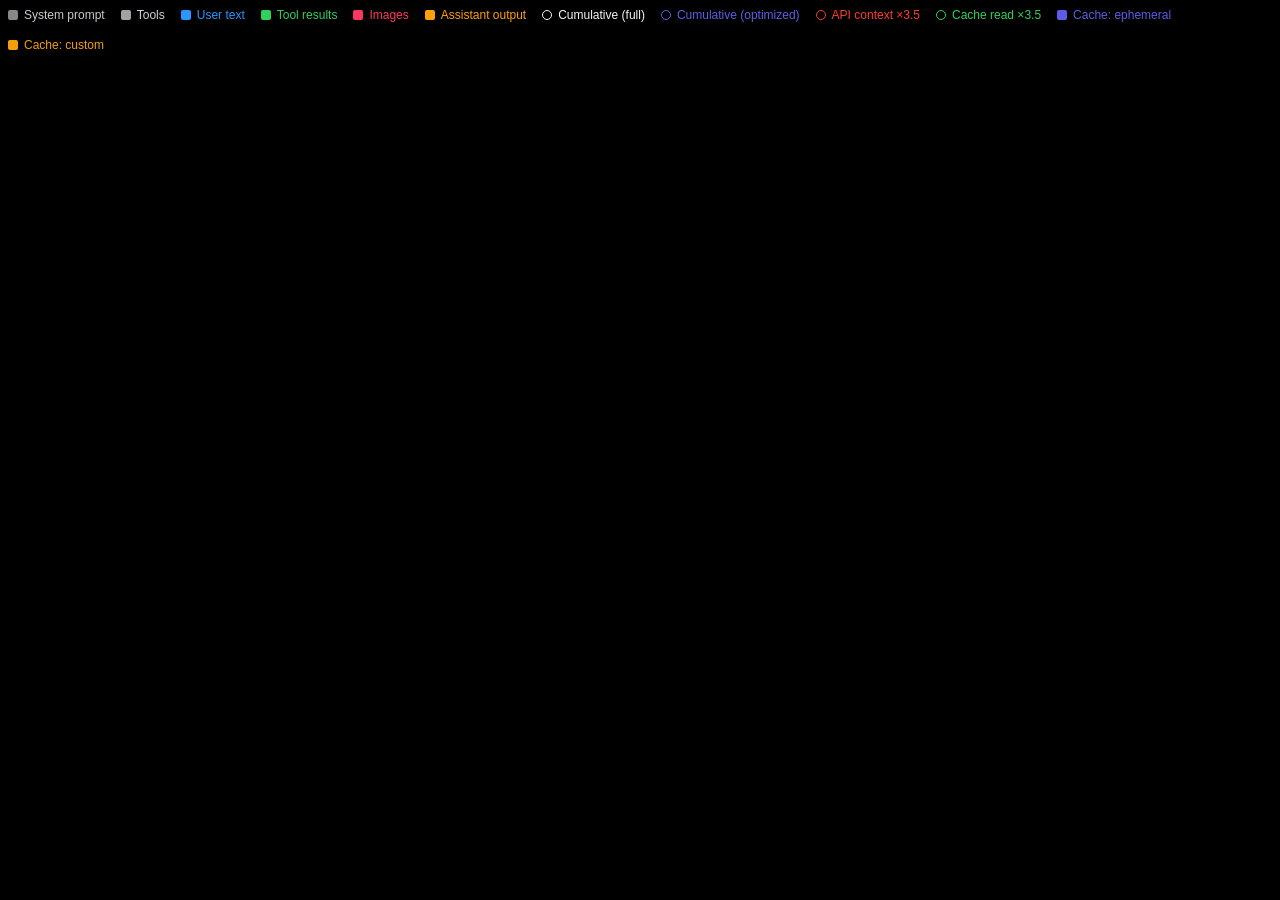
<file: ui/chart_template.html>
<!DOCTYPE html>
<html>
<head><meta charset="utf-8">
<style>
* { margin: 0; padding: 0; box-sizing: border-box; }
body {
    font-family: -apple-system, BlinkMacSystemFont, 'SF Pro Display', sans-serif;
    background: #000; color: #f5f5f7; padding: 8px;
    -webkit-font-smoothing: antialiased;
}
.title { font-size: 14px; font-weight: 600; margin-bottom: 10px; color: #f5f5f7; }
.chart-container { position: relative; width: 100%; height: calc(50vh - 50px); }
.cache-container { position: relative; width: 100%; height: calc(20vh - 20px); margin-top: 4px; }
.file-container { position: relative; width: 100%; height: calc(30vh - 30px); margin-top: 4px; }
.file-tabs {
    display: flex; gap: 2px; overflow-x: auto; padding: 2px 60px; font-size: 10px;
    scrollbar-width: none;
}
.file-tabs::-webkit-scrollbar { display: none; }
.file-tab {
    background: rgba(255,255,255,0.08); border: 1px solid rgba(255,255,255,0.1);
    color: #86868b; border-radius: 4px; padding: 2px 8px; cursor: pointer;
    white-space: nowrap; font-family: ui-monospace, 'SF Mono', monospace;
    font-size: 10px;
}
.file-tab:hover { background: rgba(255,255,255,0.15); }
.file-tab.active { background: rgba(41,151,255,0.2); border-color: #2997ff; color: #2997ff; }
canvas { width: 100% !important; height: 100% !important; }
.legend {
    display: flex; flex-wrap: wrap; gap: 16px; margin-bottom: 14px; font-size: 12px;
}
.legend-item { display: flex; align-items: center; gap: 6px; font-weight: 500; }
.legend-dot { width: 10px; height: 10px; border-radius: 2px; }
</style>
</head>
<body>
<!--TITLE_DIV-->
<div class="legend">
    <div class="legend-item">
        <div class="legend-dot" style="background:#86868b;"></div>
        <span style="color:#c9c9ce;">System prompt</span>
    </div>
    <div class="legend-item">
        <div class="legend-dot" style="background:#a1a1a6;"></div>
        <span style="color:#d1d1d6;">Tools</span>
    </div>
    <div class="legend-item">
        <div class="legend-dot" style="background:#2997ff;"></div>
        <span style="color:#2997ff;">User text</span>
    </div>
    <div class="legend-item">
        <div class="legend-dot" style="background:#30d158;"></div>
        <span style="color:#30d158;">Tool results</span>
    </div>
    <div class="legend-item">
        <div class="legend-dot" style="background:#ff375f;"></div>
        <span style="color:#ff375f;">Images</span>
    </div>
    <div class="legend-item">
        <div class="legend-dot" style="background:#ff9f0a;"></div>
        <span style="color:#ff9f0a;">Assistant output</span>
    </div>
    <div class="legend-item">
        <div class="legend-dot" style="background:transparent; border:1.5px solid #f5f5f7; border-radius:50%;"></div>
        <span style="color:#f5f5f7;">Cumulative (full)</span>
    </div>
    <div class="legend-item">
        <div class="legend-dot" style="background:transparent; border:1.5px solid #5e5ce6; border-radius:50%;"></div>
        <span style="color:#5e5ce6;">Cumulative (optimized)</span>
    </div>
    <div class="legend-item">
        <div class="legend-dot" style="background:transparent; border:1.5px solid #ff3b30; border-radius:50%;"></div>
        <span style="color:#ff3b30;">API context &times;3.5</span>
    </div>
    <div class="legend-item">
        <div class="legend-dot" style="background:transparent; border:1.5px solid #30d158; border-radius:50%;"></div>
        <span style="color:#30d158;">Cache read &times;3.5</span>
    </div>
    <div class="legend-item">
        <div class="legend-dot" style="background:#5e5ce6;"></div>
        <span style="color:#5e5ce6;">Cache: ephemeral</span>
    </div>
    <div class="legend-item">
        <div class="legend-dot" style="background:#f59e0b;"></div>
        <span style="color:#f59e0b;">Cache: custom</span>
    </div>
</div>
<div class="chart-container">
    <canvas id="chart"></canvas>
</div>
<div class="cache-container">
    <canvas id="cache-chart"></canvas>
</div>
<div class="file-container" id="file-section" style="display:none;">
    <div class="file-tabs" id="file-tabs"></div>
    <canvas id="file-chart"></canvas>
</div>
<div id="tooltip" style="
    display:none; position:fixed; pointer-events:none; z-index:100;
    background:rgba(30,30,30,0.95); border:1px solid rgba(255,255,255,0.15);
    border-radius:8px; padding:10px; font-size:11px; color:#f5f5f7;
    backdrop-filter:blur(20px); -webkit-backdrop-filter:blur(20px);
    max-width:320px; box-shadow:0 8px 32px rgba(0,0,0,0.5);
"></div>
<!--DATA-->
<script>
const bd = _BREAKDOWN;
const turns = _TURNS;
const canvas = document.getElementById('chart');
const ctx = canvas.getContext('2d');
const tooltip = document.getElementById('tooltip');

// Apple-style palette
const C_SYSTEM   = '#86868b';
const C_TOOLS    = '#a1a1a6';
const C_USERTEXT = '#2997ff';
const C_TOOLRES  = '#30d158';
const C_IMAGE    = '#ff375f';
const C_ASSIST   = '#ff9f0a';
const C_CUM      = '#f5f5f7';
const C_CUM_OPT  = '#5e5ce6';
const C_API      = '#ff3b30';
const C_CACHE    = '#30d158';
const C_GRID     = 'rgba(255,255,255,0.06)';
const C_LABEL    = '#86868b';
const ACTIVE_OPT = _ACTIVE_OPT;

// Cache control type colors
const CACHE_COLORS = {
    'ephemeral': '#5e5ce6',
    'custom': '#f59e0b'
};

// Generate distinct hues for individual images within the red family
function imageColor(i, total) {
    if (total <= 1) return C_IMAGE;
    const hues = [348, 0, 15, 330, 20];
    const h = hues[i % hues.length];
    const l = 55 + (i % 3) * 8;
    return `hsl(${h}, 85%, ${l}%)`;
}

function fmtBytes(b) {
    if (b >= 1048576) return (b/1048576).toFixed(1) + ' MB';
    if (b >= 1024) return (b/1024).toFixed(1) + ' KB';
    return b + ' B';
}

function fmtChars(v) {
    if (v >= 1e6) return (v/1e6).toFixed(1) + 'M';
    if (v >= 1e3) return (v/1e3).toFixed(1) + 'k';
    return v.toString();
}

// Store hit regions for hover detection
let hitRegions = [];

function esc(s) { return s.replace(/&/g,'&amp;').replace(/</g,'&lt;').replace(/>/g,'&gt;'); }

function filterBlocks(turnIdx, ...types) {
    const t = turns[turnIdx];
    if (!t || !t.blocks) return [];
    return t.blocks.filter(b => types.includes(b.type));
}

function blockList(blocks, max) {
    const items = blocks.slice(0, max || 6);
    let html = items.map(b => {
        const s = esc(b.summary).substring(0, 80);
        return `<div style="color:#ccc; white-space:nowrap; overflow:hidden; text-overflow:ellipsis; max-width:280px;">${s}</div>`;
    }).join('');
    if (blocks.length > (max || 6)) html += `<div style="color:#666;">+${blocks.length - (max||6)} more</div>`;
    return html;
}

function buildTooltip(hit) {
    const row = (label, val) => `<span style="color:#86868b;">${label}</span><span>${val}</span>`;
    const grid = (rows) => `<div style="display:grid; grid-template-columns:auto 1fr; gap:2px 10px;">${rows}</div>`;

    // Overhead column
    if (hit.turnIndex < 0) {
        if (hit.type === 'system') {
            let rows = row('System prompt', fmtChars(hit.value) + ' chars');
            if (bd.system_blocks) {
                for (const sb of bd.system_blocks) {
                    rows += row('', esc(sb.preview).substring(0, 50) + '... (' + fmtChars(sb.chars) + ')');
                }
            }
            return grid(rows);
        }
        if (hit.type === 'tools') {
            let rows = row('Tools', (bd.tools_count || 0) + ' tools, ' + fmtChars(hit.value) + ' chars');
            if (bd.tool_groups) {
                for (const g of bd.tool_groups) {
                    rows += row(esc(g.prefix), g.count + ' tools, ' + fmtChars(g.chars));
                }
            }
            return grid(rows);
        }
    }

    const ti = hit.turnIndex;
    const t = turns[ti];
    const turnLabel = t ? ('#' + t.index + ' ' + esc(t.label || '')) : '';

    if (hit.type === 'image' && hit.info) {
        const info = hit.info;
        const dims = (info.width && info.height) ? `${info.width} &times; ${info.height} px` : '?';
        let thumbHtml = '';
        if (info.thumbnail) {
            thumbHtml = `<img src="data:image/jpeg;base64,${info.thumbnail}"
                style="max-width:200px; max-height:120px; border-radius:4px;
                margin-bottom:8px; display:block; background:#1a1a1a;">`;
        }
        let rows = row('Turn', turnLabel);
        rows += row('Dimensions', dims);
        rows += row('Format', info.media_type || '?');
        rows += row('Raw size', fmtBytes(info.raw_bytes));
        rows += row('Base64', fmtChars(info.base64_chars) + ' chars');
        if (hit.stripped) rows += row('Status', '<span style="color:#5e5ce6;">stripped by optimizer</span>');
        return thumbHtml + grid(rows);
    }

    // Unified turn breakdown tooltip
    if (t) {
        const trBlocks = filterBlocks(ti, 'tool_result');
        const tcBlocks = filterBlocks(ti, 'tool_call', 'mcp_tool_call', 'server_tool_call');
        const txtBlocks = filterBlocks(ti, 'assistant_text', 'thinking');

        let rows = row('Turn', turnLabel);

        // Breakdown table
        const parts = [];
        if (t.user_text) parts.push(row('<span style="color:' + C_USERTEXT + ';">&block;</span> User text', fmtChars(t.user_text) + ' chars'));
        if (t.tool_result) {
            let trLabel = fmtChars(t.tool_result) + ' chars';
            if (trBlocks.length) trLabel += ', ' + trBlocks.length + ' result(s)';
            parts.push(row('<span style="color:' + C_TOOLRES + ';">&block;</span> Tool results', trLabel));
        }
        if (t.bash) parts.push(row('&emsp;Bash', fmtChars(t.bash) + ' chars'));
        const assistChars = (t.assistant_text || 0) + (t.tool_call || 0);
        if (assistChars) {
            let aLabel = fmtChars(assistChars) + ' chars';
            if (tcBlocks.length) aLabel += ', ' + tcBlocks.length + ' tool call(s)';
            parts.push(row('<span style="color:' + C_ASSIST + ';">&block;</span> Assistant', aLabel));
        }
        if (t.thinking) parts.push(row('&emsp;Thinking', fmtChars(t.thinking) + ' chars'));
        if (t.image) parts.push(row('<span style="color:' + C_IMAGE + ';">&block;</span> Images', fmtChars(t.image) + ' chars'));

        rows += parts.join('');

        // Stripped status
        const strippedTool = t.stripped_tool || 0;
        const strippedThink = t.stripped_thinking || 0;
        if (strippedTool + strippedThink > 0) {
            let sLabel = '<span style="color:#5e5ce6;">stripped ' + fmtChars(strippedTool + strippedThink) + ' chars</span>';
            rows += row('Optimizer', sLabel);
        }

        // Block list
        const allBlocks = [...trBlocks, ...txtBlocks, ...tcBlocks];
        return grid(rows) + (allBlocks.length ? '<div style="margin-top:6px; border-top:1px solid #333; padding-top:6px;">' + blockList(allBlocks, 8) + '</div>' : '');
    }

    if (hit.type === 'api_usage') {
        const ti = hit.turnIndex;
        const t = turns[ti];
        const turnLabel = t ? ('#' + t.index + ' ' + esc(t.label || '')) : '';
        const inputTok = t ? (t.input_tokens || 0) : 0;
        const outputTok = t ? (t.output_tokens || 0) : 0;
        const cacheRead = t ? (t.cache_read_input_tokens || 0) : 0;
        const cacheCreate = t ? (t.cache_creation_input_tokens || 0) : 0;
        const totalTok = inputTok + cacheRead + cacheCreate;
        let rows = row('Turn', turnLabel);
        rows += row('Input tokens', inputTok.toLocaleString());
        rows += row('Cache read tokens', cacheRead.toLocaleString());
        rows += row('Cache create tokens', cacheCreate.toLocaleString());
        const cachePct = totalTok > 0 ? Math.round(cacheRead * 100 / totalTok) : 0;
        rows += row('Total context tokens', totalTok.toLocaleString());
        rows += row('Cache hit', cachePct + '%');
        rows += row('Output tokens', outputTok.toLocaleString());
        return grid(rows);
    }

    // Fallback
    return grid(row('Type', hit.type) + row('Size', fmtChars(hit.value) + ' chars'));
}

// Shared state: selected cache turn for boundary display
let cacheBoundaryTurn = -1;  // -1 = none selected

function draw() {
    const dpr = window.devicePixelRatio || 1;
    const rect = canvas.getBoundingClientRect();
    canvas.width = rect.width * dpr;
    canvas.height = rect.height * dpr;
    ctx.scale(dpr, dpr);
    const W = rect.width, H = rect.height;

    ctx.clearRect(0, 0, W, H);
    hitRegions = [];

    if (turns.length === 0) {
        ctx.fillStyle = C_LABEL;
        ctx.font = '14px -apple-system, sans-serif';
        ctx.textAlign = 'center';
        ctx.fillText('No turn data yet', W / 2, H / 2);
        return;
    }

    const pad = { top: 20, right: 60, bottom: 50, left: 60 };
    const cW = W - pad.left - pad.right;
    const cH = H - pad.top - pad.bottom;

    const nCols = 1 + turns.length;
    const gap = cW / nCols;
    const barW = Math.max(4, Math.min(40, gap * 0.7));

    const columns = [];
    const labels = [];

    // Column 0: overhead
    columns.push([
        { color: C_SYSTEM, value: bd.system, type: 'system' },
        { color: C_TOOLS, value: bd.tools, type: 'tools' },
    ]);
    labels.push('overhead');

    for (let ti = 0; ti < turns.length; ti++) {
        const t = turns[ti];
        const imgs = t.images || [];
        const bashChars = t.bash || 0;
        const freshToolRes = Math.max(0, t.tool_result - bashChars);
        const segs = [
            { color: C_USERTEXT, value: t.user_text, type: 'user_text' },
            { color: C_TOOLRES, value: freshToolRes, type: 'tool_result' },
        ];
        if (bashChars > 0) {
            segs.push({ color: C_TOOLRES, value: bashChars, type: 'bash' });
        }

        // Split image portion into individual image segments
        if (imgs.length > 0) {
            for (let ii = 0; ii < imgs.length; ii++) {
                segs.push({
                    color: imageColor(ii, imgs.length),
                    value: imgs[ii].token_chars,
                    type: 'image',
                    imageInfo: imgs[ii],
                    imageIndex: ii,
                    turnIndex: ti,
                });
            }
        }

        segs.push({ color: C_ASSIST, value: t.assistant_text + t.tool_call, type: 'assistant' });
        const thinkChars = t.thinking || 0;
        if (thinkChars > 0) {
            segs.push({ color: C_ASSIST, value: thinkChars, type: 'thinking' });
        }
        columns.push(segs);
        labels.push('#' + t.index);
    }

    const colTotals = columns.map(segs => segs.reduce((s, seg) => s + seg.value, 0));
    let maxVol = Math.max(...colTotals, 1);

    // Cumulative lines: full and optimized
    const hasAnyOpt = Object.keys(ACTIVE_OPT).length > 0;
    const overhead = (bd.system || 0) + (bd.tools || 0);
    let cumFullValues = [];
    let cumOptValues = [];
    let cumFullSum = 0;
    let cumOptSum = 0;
    for (let i = 0; i < turns.length; i++) {
        cumFullSum += colTotals[i + 1];
        const stripped = Math.min(colTotals[i + 1], (turns[i].stripped_tool || 0) + (turns[i].stripped_thinking || 0));
        cumOptSum += colTotals[i + 1] - stripped;
        cumFullValues.push(cumFullSum + overhead);
        cumOptValues.push(cumOptSum + overhead);
    }
    // API-reported total context and cache read per observed turn (tokens × 3.5)
    let apiValues = [];
    let cacheValues = [];
    for (let i = 0; i < turns.length; i++) {
        const t = turns[i];
        const tok = (t.input_tokens || 0) + (t.cache_read_input_tokens || 0) + (t.cache_creation_input_tokens || 0);
        const cr = t.cache_read_input_tokens || 0;
        const observed = tok > 0;
        apiValues.push(observed ? tok * 3.5 : null);
        cacheValues.push(observed ? cr * 3.5 : null);
    }
    const apiMax = Math.max(...apiValues.filter(v => v !== null), 1);
    const maxCum = Math.max(...cumFullValues, apiMax, 1);
    const maxVol2 = maxVol;

    // Grid lines & left Y-axis (per-turn volume)
    ctx.strokeStyle = C_GRID;
    ctx.lineWidth = 1;
    ctx.fillStyle = '#f5f5f7';
    ctx.font = 'bold 11px -apple-system, sans-serif';
    ctx.textAlign = 'right';
    const yTicks = 5;
    for (let i = 0; i <= yTicks; i++) {
        const y = pad.top + cH - (i / yTicks) * cH;
        ctx.beginPath();
        ctx.moveTo(pad.left, y);
        ctx.lineTo(W - pad.right, y);
        ctx.stroke();
        ctx.fillText(fmtChars(Math.round(maxVol * i / yTicks)), pad.left - 8, y + 3);
    }
    // Left axis title
    ctx.save();
    ctx.fillStyle = '#f5f5f7';
    ctx.font = 'bold 11px -apple-system, sans-serif';
    ctx.textAlign = 'center';
    ctx.translate(12, pad.top + cH / 2);
    ctx.rotate(-Math.PI / 2);
    ctx.fillText('per-turn chars', 0, 0);
    ctx.restore();

    // Right Y-axis (cumulative input)
    ctx.textAlign = 'left';
    ctx.fillStyle = 'rgba(245,245,247,0.5)';
    ctx.font = 'bold 11px -apple-system, sans-serif';
    for (let i = 0; i <= yTicks; i++) {
        const y = pad.top + cH - (i / yTicks) * cH;
        ctx.fillText(fmtChars(Math.round(maxCum * i / yTicks)), W - pad.right + 8, y + 3);
    }
    // Right axis title
    ctx.save();
    ctx.fillStyle = 'rgba(245,245,247,0.5)';
    ctx.font = 'bold 11px -apple-system, sans-serif';
    ctx.textAlign = 'center';
    ctx.translate(W - 6, pad.top + cH / 2);
    ctx.rotate(Math.PI / 2);
    ctx.fillText('cumulative input', 0, 0);
    ctx.restore();

    // Stacked bars
    for (let c = 0; c < nCols; c++) {
        const x = pad.left + c * gap + (gap - barW) / 2;
        let y = pad.top + cH;
        const segs = columns[c];
        for (let s = 0; s < segs.length; s++) {
            const segH = (segs[s].value / maxVol) * cH;
            if (segH < 0.5) continue;
            const isBottom = (s === 0);
            const isTop = (s === segs.length - 1) || segs.slice(s + 1).every(sg => sg.value === 0);
            const r = [
                isTop ? 3 : 0, isTop ? 3 : 0,
                isBottom ? 3 : 0, isBottom ? 3 : 0
            ];

            const ti = c - 1;
            const turnStripped = c > 0 ? (turns[ti].stripped_tool || 0) : 0;
            const turnStrippedThink = c > 0 ? (turns[ti].stripped_thinking || 0) : 0;
            const isStrippedToolSeg = turnStripped > 0 && (segs[s].type === 'tool_result' || segs[s].type === 'bash' || segs[s].type === 'image');
            const isStrippedThinking = turnStrippedThink > 0 && segs[s].type === 'thinking';
            const isHatched = isStrippedToolSeg || isStrippedThinking;

            if (isHatched) {
                // Hatched fill for content removed by optimizer
                ctx.save();
                ctx.beginPath();
                ctx.roundRect(x, y - segH, barW, segH, r);
                ctx.fillStyle = segs[s].color;
                ctx.globalAlpha = 0.2;
                ctx.fill();
                ctx.clip();
                ctx.strokeStyle = segs[s].color;
                ctx.globalAlpha = 0.55;
                ctx.lineWidth = 1.5;
                const step = 5;
                for (let d = -barW; d < segH + barW; d += step) {
                    ctx.beginPath();
                    ctx.moveTo(x, (y - segH) + d);
                    ctx.lineTo(x + barW, (y - segH) + d - barW);
                    ctx.stroke();
                }
                ctx.restore();
            } else {
                ctx.fillStyle = segs[s].color;
                ctx.beginPath();
                ctx.roundRect(x, y - segH, barW, segH, r);
                ctx.fill();
            }

            // Add thin separator between adjacent image segments
            if (segs[s].type === 'image' && s > 0 && segs[s-1].type === 'image') {
                ctx.strokeStyle = 'rgba(0,0,0,0.4)';
                ctx.lineWidth = 0.5;
                ctx.beginPath();
                ctx.moveTo(x, y);
                ctx.lineTo(x + barW, y);
                ctx.stroke();
            }

            // Record hit region for all segments
            hitRegions.push({
                x: x, y: y - segH, w: barW, h: segH,
                type: segs[s].type,
                value: segs[s].value,
                colIndex: c,
                turnIndex: c > 0 ? c - 1 : -1,
                info: segs[s].imageInfo || null,
                imageIndex: segs[s].imageIndex,
                stripped: isHatched,
            });

            y -= segH;
        }
    }

    // Cache boundary: vertical dashed line where prefix match ends
    if (cacheBoundaryTurn >= 0 && cacheBoundaryTurn < turns.length) {
        const cs = turns[cacheBoundaryTurn].cache_sim;
        if (cs && cs.total_blocks > 0 && cs.cached_blocks > 0) {
            // Cache order: tools → system → messages
            // Chart: column 0 = overhead (tools+system), columns 1..N = turns
            const sect = cs.boundary_section;
            const idx = cs.boundary_index;

            let boundaryX;
            if (sect === 'tools' || sect === 'system') {
                // Boundary is within overhead column
                const overheadBlocks = cs.tools_blocks + cs.system_blocks;
                const cachedOverhead = (sect === 'tools') ? idx : cs.tools_blocks + idx;
                const frac = overheadBlocks > 0 ? cachedOverhead / overheadBlocks : 0;
                boundaryX = pad.left + frac * gap;
            } else {
                // Boundary is in messages — map message index to turn column
                const cachedMsgs = idx;  // messages cached within the messages section
                let cumMsgs = [0];
                for (let ti = 0; ti < turns.length; ti++) {
                    cumMsgs.push(cumMsgs[ti] + (turns[ti].msg_count || 2));
                }

                let bTurn = turns.length - 1;
                for (let ti = 0; ti < turns.length; ti++) {
                    if (cumMsgs[ti + 1] >= cachedMsgs) {
                        bTurn = ti;
                        break;
                    }
                }

                const tStart = cumMsgs[bTurn];
                const tEnd = cumMsgs[bTurn + 1];
                const within = (tEnd > tStart)
                    ? (cachedMsgs - tStart) / (tEnd - tStart)
                    : 0.5;
                boundaryX = pad.left + (bTurn + 1) * gap + within * gap;
            }

            ctx.strokeStyle = '#ff3b30';
            ctx.lineWidth = 2;
            ctx.setLineDash([6, 3]);
            ctx.beginPath();
            ctx.moveTo(boundaryX, pad.top);
            ctx.lineTo(boundaryX, pad.top + cH);
            ctx.stroke();
            ctx.setLineDash([]);

            ctx.fillStyle = '#ff3b30';
            ctx.font = '9px -apple-system, sans-serif';
            ctx.textAlign = 'center';
            const pct = (cs.cached_ratio * 100).toFixed(0);
            ctx.fillText(pct + '% cached', boundaryX, pad.top - 4);

            ctx.fillStyle = 'rgba(48,209,88,0.06)';
            ctx.fillRect(pad.left, pad.top, boundaryX - pad.left, cH);
        }
    }

    // Separator after overhead
    const sepX = pad.left + gap - 2;
    ctx.strokeStyle = 'rgba(255,255,255,0.12)';
    ctx.lineWidth = 1;
    ctx.setLineDash([4, 3]);
    ctx.beginPath();
    ctx.moveTo(sepX, pad.top);
    ctx.lineTo(sepX, pad.top + cH);
    ctx.stroke();
    ctx.setLineDash([]);

    // Vertical threshold line — show after the last stripped turn
    // (the boundary between optimized and protected zones)
    if (hasAnyOpt) {
        let lastStripped = -1;
        for (let i = 0; i < turns.length; i++) {
            if ((turns[i].stripped_tool || 0) + (turns[i].stripped_thinking || 0) > 0) {
                lastStripped = i;
            }
        }
        if (lastStripped >= 0) {
            const threshX = pad.left + (lastStripped + 1) * gap + gap;
            ctx.strokeStyle = '#5e5ce6';
            ctx.lineWidth = 1;
            ctx.globalAlpha = 0.5;
            ctx.setLineDash([6, 4]);
            ctx.beginPath();
            ctx.moveTo(threshX, pad.top);
            ctx.lineTo(threshX, pad.top + cH);
            ctx.stroke();
            ctx.setLineDash([]);
            ctx.fillStyle = '#5e5ce6';
            ctx.font = '8px -apple-system, sans-serif';
            ctx.textAlign = 'center';
            ctx.fillText('optimize cutoff', threshX, pad.top - 4);
            ctx.globalAlpha = 1;
        }
    }

    // Cumulative curves: full (white) and optimized (indigo)
    if (cumFullValues.length > 0) {
        // Full cumulative
        ctx.strokeStyle = C_CUM;
        ctx.lineWidth = 1.5;
        ctx.globalAlpha = 0.7;
        ctx.beginPath();
        for (let i = 0; i < cumFullValues.length; i++) {
            const x = pad.left + (i + 1) * gap + gap / 2;
            const y = pad.top + cH - (cumFullValues[i] / maxCum) * cH;
            if (i === 0) ctx.moveTo(x, y);
            else ctx.lineTo(x, y);
        }
        ctx.stroke();
        ctx.fillStyle = C_CUM;
        for (let i = 0; i < cumFullValues.length; i++) {
            const x = pad.left + (i + 1) * gap + gap / 2;
            const y = pad.top + cH - (cumFullValues[i] / maxCum) * cH;
            ctx.beginPath();
            ctx.arc(x, y, 2.5, 0, Math.PI * 2);
            ctx.fill();
        }
        ctx.globalAlpha = 1;

        // Optimized cumulative
        ctx.strokeStyle = C_CUM_OPT;
        ctx.lineWidth = 1.5;
        ctx.globalAlpha = 0.7;
        ctx.beginPath();
        for (let i = 0; i < cumOptValues.length; i++) {
            const x = pad.left + (i + 1) * gap + gap / 2;
            const y = pad.top + cH - (cumOptValues[i] / maxCum) * cH;
            if (i === 0) ctx.moveTo(x, y);
            else ctx.lineTo(x, y);
        }
        ctx.stroke();
        ctx.fillStyle = C_CUM_OPT;
        for (let i = 0; i < cumOptValues.length; i++) {
            const x = pad.left + (i + 1) * gap + gap / 2;
            const y = pad.top + cH - (cumOptValues[i] / maxCum) * cH;
            ctx.beginPath();
            ctx.arc(x, y, 2.5, 0, Math.PI * 2);
            ctx.fill();
        }
        ctx.globalAlpha = 1;

        // API-reported total context (red) — right axis, same scale as white/purple
        if (apiValues.some(v => v !== null)) {
            ctx.strokeStyle = C_API;
            ctx.lineWidth = 1.5;
            ctx.globalAlpha = 0.85;
            ctx.beginPath();
            let started = false;
            for (let i = 0; i < apiValues.length; i++) {
                if (apiValues[i] === null) { started = false; continue; }
                const x = pad.left + (i + 1) * gap + gap / 2;
                const y = pad.top + cH - (apiValues[i] / maxCum) * cH;
                if (!started) { ctx.moveTo(x, y); started = true; }
                else ctx.lineTo(x, y);
            }
            ctx.stroke();
            ctx.fillStyle = C_API;
            for (let i = 0; i < apiValues.length; i++) {
                if (apiValues[i] === null) continue;
                const x = pad.left + (i + 1) * gap + gap / 2;
                const y = pad.top + cH - (apiValues[i] / maxCum) * cH;
                ctx.beginPath();
                ctx.arc(x, y, 2.5, 0, Math.PI * 2);
                ctx.fill();
                hitRegions.push({
                    x: x - 6, y: y - 6, w: 12, h: 12,
                    type: 'api_usage',
                    value: apiValues[i],
                    colIndex: i + 1,
                    turnIndex: i,
                    info: null,
                    stripped: false,
                });
            }
            ctx.globalAlpha = 1;
        }

        // Cache read (green) — same axis
        if (cacheValues.some(v => v !== null)) {
            ctx.strokeStyle = C_CACHE;
            ctx.lineWidth = 1.5;
            ctx.globalAlpha = 0.7;
            ctx.beginPath();
            let started = false;
            for (let i = 0; i < cacheValues.length; i++) {
                if (cacheValues[i] === null) { started = false; continue; }
                const x = pad.left + (i + 1) * gap + gap / 2;
                const y = pad.top + cH - (cacheValues[i] / maxCum) * cH;
                if (!started) { ctx.moveTo(x, y); started = true; }
                else ctx.lineTo(x, y);
            }
            ctx.stroke();
            ctx.fillStyle = C_CACHE;
            for (let i = 0; i < cacheValues.length; i++) {
                if (cacheValues[i] === null) continue;
                const x = pad.left + (i + 1) * gap + gap / 2;
                const y = pad.top + cH - (cacheValues[i] / maxCum) * cH;
                ctx.beginPath();
                ctx.arc(x, y, 2.5, 0, Math.PI * 2);
                ctx.fill();
            }
            ctx.globalAlpha = 1;
        }
    }

    // X-axis labels
    ctx.fillStyle = '#f5f5f7';
    ctx.font = 'bold 11px -apple-system, sans-serif';
    ctx.textAlign = 'center';
    const maxLabels = Math.floor(cW / 40);
    const step = Math.max(1, Math.ceil(nCols / maxLabels));
    for (let c = 0; c < nCols; c += step) {
        const x = pad.left + c * gap + gap / 2;
        ctx.save();
        ctx.translate(x, pad.top + cH + 10);
        ctx.rotate(-0.5);
        ctx.fillText(labels[c], 0, 0);
        ctx.restore();
    }

    // Cache control markers
    ctx.font = 'bold 9px -apple-system, sans-serif';
    ctx.textAlign = 'center';
    const markerSpacing = 4;
    for (let c = 1; c < nCols; c++) {
        const turnIdx = c - 1;
        if (turnIdx >= turns.length) continue;
        const t = turns[turnIdx];
        if (!t.cache_control_types || t.cache_control_types.length === 0) continue;

        const x = pad.left + c * gap + gap / 2;
        let markerY = pad.top + cH + 30;

        for (let i = 0; i < t.cache_control_types.length; i++) {
            const type = t.cache_control_types[i];
            const color = CACHE_COLORS[type] || '#ccc';

            // Draw small colored square
            const size = 5;
            ctx.fillStyle = color;
            ctx.fillRect(x - size/2, markerY - size/2, size, size);

            // Label
            ctx.fillStyle = color;
            ctx.fillText(type, x, markerY + 10);

            markerY += markerSpacing + 10;
        }
    }
}

// Hover tooltip
canvas.addEventListener('mousemove', (e) => {
    const rect = canvas.getBoundingClientRect();
    const mx = e.clientX - rect.left;
    const my = e.clientY - rect.top;

    let hit = null;
    for (const r of hitRegions) {
        if (mx >= r.x && mx <= r.x + r.w && my >= r.y && my <= r.y + r.h) {
            hit = r;
            break;
        }
    }

    if (hit) {
        tooltip.innerHTML = buildTooltip(hit);
        tooltip.style.display = 'block';
        let tx = e.clientX + 12;
        let ty = e.clientY + 12;
        const tw = tooltip.offsetWidth;
        const th = tooltip.offsetHeight;
        if (tx + tw > window.innerWidth - 10) tx = e.clientX - tw - 12;
        if (ty + th > window.innerHeight - 10) ty = e.clientY - th - 12;
        tooltip.style.left = tx + 'px';
        tooltip.style.top = ty + 'px';
        canvas.style.cursor = 'pointer';
    } else {
        tooltip.style.display = 'none';
        canvas.style.cursor = 'default';
    }
});

canvas.addEventListener('mouseleave', () => {
    tooltip.style.display = 'none';
    canvas.style.cursor = 'default';
});

draw();
window.addEventListener('resize', draw);

// ── Cache Simulator Chart ──────────────────────────────────────
const cacheCanvas = document.getElementById('cache-chart');
const cacheCtx = cacheCanvas.getContext('2d');

function drawCache() {
    // Check if any turn has cache sim data
    const hasData = turns.some(t => ((t.cache_sim ? t.cache_sim.total_bytes : 0)) > 0);
    if (!hasData) return;

    const dpr = window.devicePixelRatio || 1;
    const rect = cacheCanvas.parentElement.getBoundingClientRect();
    const W = rect.width;
    const H = rect.height;
    cacheCanvas.width = W * dpr;
    cacheCanvas.height = H * dpr;
    cacheCtx.setTransform(dpr, 0, 0, dpr, 0, 0);

    // Use same column layout as main chart
    const nCols = 1 + turns.length;
    const pad = { top: 8, right: 60, bottom: 4, left: 60 };
    const cW = W - pad.left - pad.right;
    const cH = H - pad.top - pad.bottom;
    const gap = cW / nCols;
    const barW = Math.max(4, Math.min(40, gap * 0.7));

    const maxBytes = Math.max(...turns.map(t => (t.cache_sim ? t.cache_sim.total_bytes : 0)), 1);

    cacheCtx.clearRect(0, 0, W, H);

    // Y-axis label (left — bytes)
    cacheCtx.save();
    cacheCtx.fillStyle = '#86868b';
    cacheCtx.font = '9px -apple-system, sans-serif';
    cacheCtx.textAlign = 'center';
    cacheCtx.translate(10, pad.top + cH / 2);
    cacheCtx.rotate(-Math.PI / 2);
    cacheCtx.fillText('cache sim (bytes)', 0, 0);
    cacheCtx.restore();

    // Y-axis label (right — percentage)
    cacheCtx.save();
    cacheCtx.fillStyle = '#86868b';
    cacheCtx.font = '9px -apple-system, sans-serif';
    cacheCtx.textAlign = 'center';
    cacheCtx.translate(W - 8, pad.top + cH / 2);
    cacheCtx.rotate(Math.PI / 2);
    cacheCtx.fillText('prefix %', 0, 0);
    cacheCtx.restore();

    // Grid lines
    cacheCtx.strokeStyle = 'rgba(255,255,255,0.06)';
    cacheCtx.lineWidth = 0.5;
    for (let i = 0; i <= 4; i++) {
        const y = pad.top + (cH / 4) * i;
        cacheCtx.beginPath();
        cacheCtx.moveTo(pad.left, y);
        cacheCtx.lineTo(pad.left + cW, y);
        cacheCtx.stroke();
    }

    // Left Y ticks (bytes)
    cacheCtx.fillStyle = '#86868b';
    cacheCtx.font = '9px -apple-system, sans-serif';
    cacheCtx.textAlign = 'right';
    for (let i = 0; i <= 4; i++) {
        const y = pad.top + (cH / 4) * i;
        const val = maxBytes * (1 - i / 4);
        let label;
        if (val >= 1e6) label = (val / 1e6).toFixed(1) + 'M';
        else if (val >= 1e3) label = (val / 1e3).toFixed(1) + 'k';
        else label = val.toFixed(0);
        cacheCtx.fillText(label, pad.left - 6, y + 3);
    }

    // Right Y ticks (percentage)
    cacheCtx.textAlign = 'left';
    for (let i = 0; i <= 4; i++) {
        const y = pad.top + (cH / 4) * i;
        const pct = (1 - i / 4) * 100;
        cacheCtx.fillText(pct.toFixed(0) + '%', pad.left + cW + 6, y + 3);
    }

    // Bars per turn — same column index as main chart
    for (let ti = 0; ti < turns.length; ti++) {
        const c = ti + 1;  // column index (0 = overhead, 1+ = turns)
        const x = pad.left + c * gap + (gap - barW) / 2;
        const total = (turns[ti].cache_sim ? turns[ti].cache_sim.total_bytes : 0);
        const prefix = (turns[ti].cache_sim ? turns[ti].cache_sim.cached_ratio * turns[ti].cache_sim.total_bytes : 0);

        // Total bar (dim gray)
        const totalH = (total / maxBytes) * cH;
        cacheCtx.fillStyle = 'rgba(134,134,139,0.3)';
        cacheCtx.fillRect(x, pad.top + cH - totalH, barW, totalH);

        // Prefix bar (green)
        const prefixH = (prefix / maxBytes) * cH;
        cacheCtx.fillStyle = '#30d158';
        cacheCtx.globalAlpha = 0.7;
        cacheCtx.fillRect(x, pad.top + cH - prefixH, barW, prefixH);
        cacheCtx.globalAlpha = 1;
    }

    // Percentage line
    cacheCtx.strokeStyle = '#5e5ce6';
    cacheCtx.lineWidth = 1.5;
    cacheCtx.globalAlpha = 0.9;
    cacheCtx.beginPath();
    for (let ti = 0; ti < turns.length; ti++) {
        const c = ti + 1;
        const x = pad.left + c * gap + gap / 2;
        const total = (turns[ti].cache_sim ? turns[ti].cache_sim.total_bytes : 0);
        const pct = total > 0 ? ((turns[ti].cache_sim ? turns[ti].cache_sim.cached_ratio * turns[ti].cache_sim.total_bytes : 0)) / total : 0;
        const y = pad.top + cH - pct * cH;
        if (ti === 0) cacheCtx.moveTo(x, y);
        else cacheCtx.lineTo(x, y);
    }
    cacheCtx.stroke();

    // Percentage dots
    cacheCtx.fillStyle = '#5e5ce6';
    for (let ti = 0; ti < turns.length; ti++) {
        const c = ti + 1;
        const x = pad.left + c * gap + gap / 2;
        const total = (turns[ti].cache_sim ? turns[ti].cache_sim.total_bytes : 0);
        const pct = total > 0 ? ((turns[ti].cache_sim ? turns[ti].cache_sim.cached_ratio * turns[ti].cache_sim.total_bytes : 0)) / total : 0;
        const y = pad.top + cH - pct * cH;
        cacheCtx.beginPath();
        cacheCtx.arc(x, y, 2.5, 0, Math.PI * 2);
        cacheCtx.fill();
    }
    cacheCtx.globalAlpha = 1;

    // Highlight selected bar
    if (cacheBoundaryTurn >= 0 && cacheBoundaryTurn < turns.length) {
        const c = cacheBoundaryTurn + 1;
        const x = pad.left + c * gap + (gap - barW) / 2;
        cacheCtx.strokeStyle = '#ff3b30';
        cacheCtx.lineWidth = 2;
        cacheCtx.strokeRect(x - 1, pad.top, barW + 2, cH);
    }
}

drawCache();
window.addEventListener('resize', drawCache);

// Click on cache bar → show boundary on main chart
cacheCanvas.addEventListener('click', (e) => {
    const rect = cacheCanvas.getBoundingClientRect();
    const mx = e.clientX - rect.left;
    const W = rect.width;
    const nCols = 1 + turns.length;
    const cPad = { left: 60, right: 60 };
    const cW = W - cPad.left - cPad.right;
    const gap = cW / nCols;
    const c = Math.floor((mx - cPad.left) / gap);
    const ti = c - 1;
    if (ti >= 0 && ti < turns.length && ((turns[ti].cache_sim ? turns[ti].cache_sim.total_bytes : 0)) > 0) {
        cacheBoundaryTurn = (cacheBoundaryTurn === ti) ? -1 : ti;  // toggle
    } else {
        cacheBoundaryTurn = -1;
    }
    draw();
    drawCache();
});
cacheCanvas.style.cursor = 'pointer';

// ── File Access Chart ──────────────────────────────────────────
const fileCanvas = document.getElementById('file-chart');
const fileCtx = fileCanvas.getContext('2d');
const fileSection = document.getElementById('file-section');
const fileTabsEl = document.getElementById('file-tabs');

// Build file index: { filepath: [[ops_turn_0], [ops_turn_1], ...] }
const fileIndex = {};
for (let ti = 0; ti < turns.length; ti++) {
    for (const op of (turns[ti].file_ops || [])) {
        if (!fileIndex[op.file]) fileIndex[op.file] = [];
        while (fileIndex[op.file].length <= ti) fileIndex[op.file].push([]);
        fileIndex[op.file][ti].push(op);
    }
}
// Pad all file arrays to turns.length
for (const fp in fileIndex) {
    while (fileIndex[fp].length < turns.length) fileIndex[fp].push([]);
}
const fileList = Object.keys(fileIndex).sort();
let selectedFile = fileList[0] || null;

if (fileList.length > 0) {
    fileSection.style.display = '';

    function basename(fp) { return fp.split('/').pop(); }

    function renderFileTabs() {
        fileTabsEl.innerHTML = '';
        for (const fp of fileList) {
            const btn = document.createElement('button');
            btn.textContent = basename(fp);
            btn.title = fp;
            btn.className = fp === selectedFile ? 'file-tab active' : 'file-tab';
            btn.onclick = () => { selectedFile = fp; renderFileTabs(); drawFileChart(); };
            fileTabsEl.appendChild(btn);
        }
    }

    function drawFileChart() {
        if (!selectedFile || !fileIndex[selectedFile]) return;

        const dpr = window.devicePixelRatio || 1;
        // Use the main chart container width to guarantee identical gap
        const mainW = canvas.getBoundingClientRect().width;
        const containerRect = fileSection.getBoundingClientRect();
        const tabsH = fileTabsEl.getBoundingClientRect().height || 20;
        const W = mainW;
        const H = containerRect.height - tabsH;
        fileCanvas.style.width = W + 'px';
        fileCanvas.style.height = H + 'px';
        fileCanvas.width = W * dpr;
        fileCanvas.height = H * dpr;
        fileCtx.setTransform(dpr, 0, 0, dpr, 0, 0);

        const nCols = 1 + turns.length;
        const pad = { top: 8, right: 60, bottom: 4, left: 60 };
        const cW = W - pad.left - pad.right;
        const cH = H - pad.top - pad.bottom;
        const gap = cW / nCols;
        const barW = Math.max(4, Math.min(40, gap * 0.7));

        const ops = fileIndex[selectedFile];

        // Find max line range for Y-axis scale
        let maxLine = 100;
        for (const turnOps of ops) {
            for (const op of turnOps) {
                if (op.end !== null && op.end !== undefined) maxLine = Math.max(maxLine, op.end);
                if (op.start !== null && op.start !== undefined) maxLine = Math.max(maxLine, op.start);
            }
        }
        // Round up to nice number
        maxLine = Math.ceil(maxLine / 50) * 50;

        fileCtx.clearRect(0, 0, W, H);

        // Y-axis label
        fileCtx.save();
        fileCtx.fillStyle = '#86868b';
        fileCtx.font = '9px -apple-system, sans-serif';
        fileCtx.textAlign = 'center';
        fileCtx.translate(10, pad.top + cH / 2);
        fileCtx.rotate(-Math.PI / 2);
        fileCtx.fillText(basename(selectedFile), 0, 0);
        fileCtx.restore();

        // Right Y-axis label
        fileCtx.save();
        fileCtx.fillStyle = '#86868b';
        fileCtx.font = '9px -apple-system, sans-serif';
        fileCtx.textAlign = 'center';
        fileCtx.translate(W - 8, pad.top + cH / 2);
        fileCtx.rotate(Math.PI / 2);
        fileCtx.fillText('lines', 0, 0);
        fileCtx.restore();

        // Grid lines
        fileCtx.strokeStyle = 'rgba(255,255,255,0.06)';
        fileCtx.lineWidth = 0.5;
        for (let i = 0; i <= 4; i++) {
            const y = pad.top + (cH / 4) * i;
            fileCtx.beginPath();
            fileCtx.moveTo(pad.left, y);
            fileCtx.lineTo(pad.left + cW, y);
            fileCtx.stroke();
        }

        // Left Y ticks (line numbers — inverted: 0 at top)
        fileCtx.fillStyle = '#86868b';
        fileCtx.font = '9px -apple-system, sans-serif';
        fileCtx.textAlign = 'right';
        for (let i = 0; i <= 4; i++) {
            const y = pad.top + (cH / 4) * i;
            const val = Math.round(maxLine * (i / 4));
            fileCtx.fillText(val.toString(), pad.left - 6, y + 3);
        }

        // Colors
        const C_READ = '#30d158';
        const C_WRITE = '#2997ff';
        const C_EDIT = '#ff9f0a';

        // Draw operations per turn
        for (let ti = 0; ti < turns.length; ti++) {
            const c = ti + 1;
            const turnOps = ops[ti];
            if (!turnOps || turnOps.length === 0) continue;

            const x = pad.left + c * gap + (gap - barW) / 2;
            const subW = turnOps.length > 1 ? barW / turnOps.length : barW;

            for (let oi = 0; oi < turnOps.length; oi++) {
                const op = turnOps[oi];
                const sx = x + oi * subW;

                if (op.tool === 'Read') {
                    fileCtx.fillStyle = C_READ;
                    fileCtx.globalAlpha = 0.7;
                    if (op.start !== null && op.start !== undefined) {
                        // Partial read
                        const y1 = pad.top + (op.start / maxLine) * cH;
                        const y2 = pad.top + (Math.min(op.end || maxLine, maxLine) / maxLine) * cH;
                        fileCtx.fillRect(sx, y1, subW, Math.max(2, y2 - y1));
                    } else {
                        // Full read
                        fileCtx.fillRect(sx, pad.top, subW, cH);
                    }
                    fileCtx.globalAlpha = 1;
                } else if (op.tool === 'Write') {
                    // Full file overwrite
                    fileCtx.fillStyle = C_WRITE;
                    fileCtx.globalAlpha = 0.6;
                    fileCtx.fillRect(sx, pad.top, subW, cH);
                    fileCtx.globalAlpha = 1;
                } else if (op.tool === 'Edit') {
                    // Edit — orange marker, no line position known
                    fileCtx.fillStyle = C_EDIT;
                    fileCtx.globalAlpha = 0.8;
                    // Draw a diamond marker at center
                    const cy = pad.top + cH / 2;
                    const size = Math.min(subW, 8);
                    fileCtx.beginPath();
                    fileCtx.moveTo(sx + subW / 2, cy - size);
                    fileCtx.lineTo(sx + subW / 2 + size, cy);
                    fileCtx.lineTo(sx + subW / 2, cy + size);
                    fileCtx.lineTo(sx + subW / 2 - size, cy);
                    fileCtx.closePath();
                    fileCtx.fill();
                    fileCtx.globalAlpha = 1;
                }
            }
        }

        // Legend
        fileCtx.font = '9px -apple-system, sans-serif';
        fileCtx.textAlign = 'left';
        const lx = pad.left + 4;
        const ly = pad.top + cH - 4;
        fileCtx.fillStyle = C_READ; fileCtx.fillRect(lx, ly - 7, 8, 8);
        fileCtx.fillStyle = '#ccc'; fileCtx.fillText('Read', lx + 11, ly);
        fileCtx.fillStyle = C_WRITE; fileCtx.fillRect(lx + 40, ly - 7, 8, 8);
        fileCtx.fillStyle = '#ccc'; fileCtx.fillText('Write', lx + 51, ly);
        fileCtx.fillStyle = C_EDIT; fileCtx.fillRect(lx + 85, ly - 7, 8, 8);
        fileCtx.fillStyle = '#ccc'; fileCtx.fillText('Edit', lx + 96, ly);
    }

    renderFileTabs();
    drawFileChart();
    window.addEventListener('resize', () => { renderFileTabs(); drawFileChart(); });
}
</script>
</body>
</html>
</file>
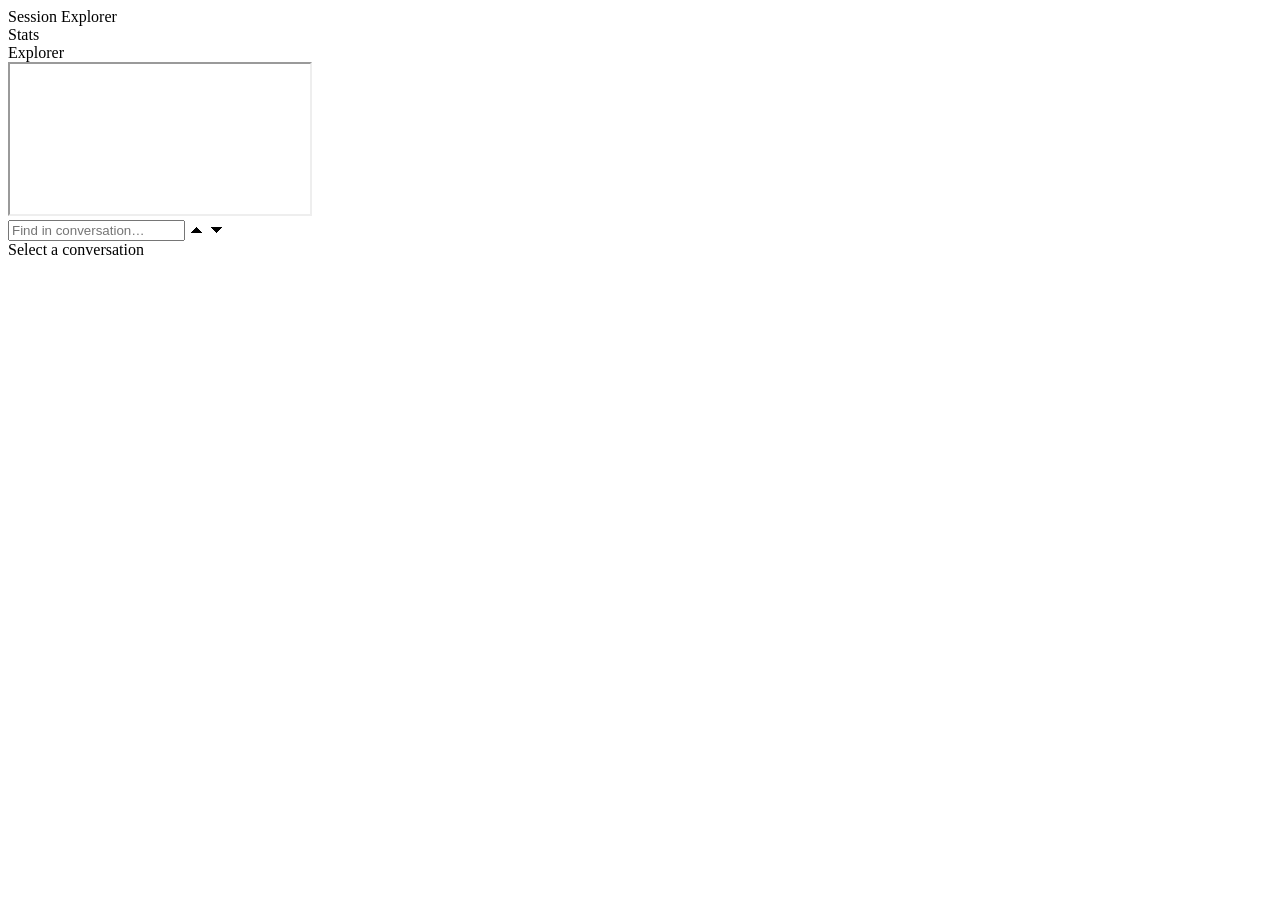
<file: ui/session_explorer.html>
<!DOCTYPE html>
<html>
<head>
<meta charset="utf-8">
<style>
/*INJECT_CSS*/
</style>
</head>
<body>
<div class="app">
  <div class="sidebar">
    <div class="rows" id="rows"></div>
    <div class="foot" id="foot"></div>
  </div>
  <div class="main">
    <div class="head">
      <div class="title" id="title">Session Explorer</div>
      <div class="attr" id="attr"></div>
      <div class="tabs">
        <div class="tab sel" id="tabStats">Stats</div>
        <div class="tab" id="tabExplorer">Explorer</div>
      </div>
    </div>
    <div class="content">
      <div class="pane sel" id="statsPane">
        <iframe id="statsFrame" sandbox="allow-scripts"></iframe>
        <div class="placeholder" id="statsEmpty" style="display:none"></div>
      </div>
      <div class="pane" id="explorerPane">
        <div class="toolbar">
          <input type="text" id="q" placeholder="Find in conversation…">
          <span class="btn" id="prevHit">⏶</span>
          <span class="btn" id="nextHit">⏷</span>
          <span class="hits" id="hits"></span>
          <div class="chips" id="chips"></div>
        </div>
        <div id="scroll"></div>
        <div class="pill" id="pill"></div>
      </div>
      <div class="pane" id="emptyPane">
        <div class="placeholder" id="emptyMsg">Select a conversation</div>
      </div>
    </div>
  </div>
</div>
<div id="overlay"><div class="box" id="overlayBox"></div></div>
<script>
/*INJECT*/
</script>
</body>
</html>
</file>
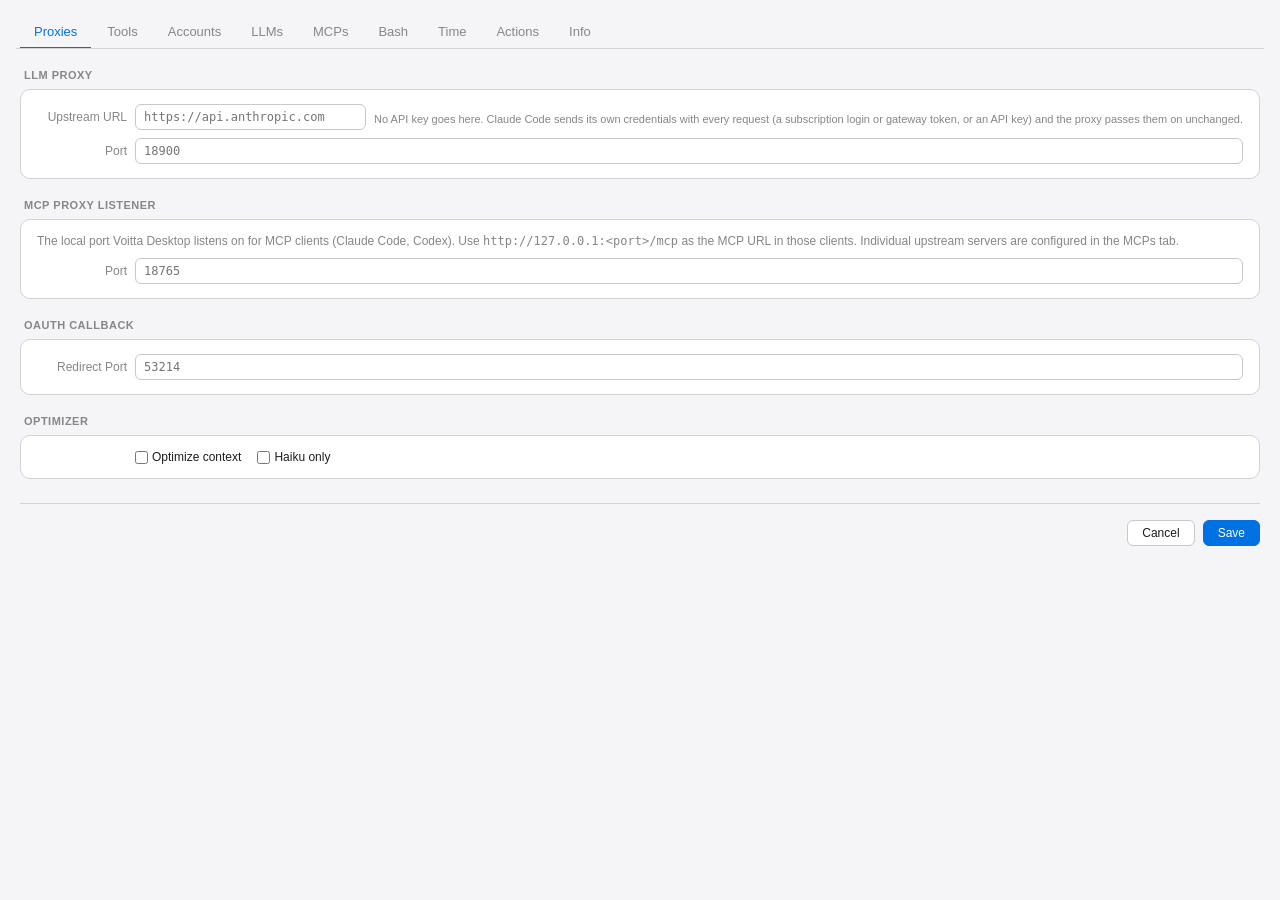
<file: ui/settings.html>
<!DOCTYPE html>
<html>
<head>
<meta charset="utf-8">
<meta name="viewport" content="width=device-width, initial-scale=1">
<title>Voitta Desktop — Settings</title>
<style>
  :root {
    --bg: #f5f5f7;
    --card-bg: #ffffff;
    --card-border: #d2d2d7;
    --text: #1d1d1f;
    --text-secondary: #86868b;
    --accent: #0071e3;
    --danger: #ff3b30;
    --input-bg: #ffffff;
    --input-border: #c7c7cc;
    --section-bg: #e8e8ed;
  }
  @media (prefers-color-scheme: dark) {
    :root {
      --bg: #1c1c1e;
      --card-bg: #2c2c2e;
      --card-border: #3a3a3c;
      --text: #f5f5f7;
      --text-secondary: #98989d;
      --accent: #0a84ff;
      --danger: #ff453a;
      --input-bg: #1c1c1e;
      --input-border: #48484a;
      --section-bg: #38383a;
    }
  }
  * { box-sizing: border-box; margin: 0; padding: 0; }
  body {
    font-family: -apple-system, BlinkMacSystemFont, "Segoe UI", Helvetica, Arial, sans-serif;
    font-size: 13px;
    color: var(--text);
    background: var(--bg);
    padding: 20px;
    -webkit-user-select: none;
    user-select: none;
  }
  h1 { font-size: 20px; font-weight: 600; margin-bottom: 20px; }
  h2 {
    font-size: 11px;
    font-weight: 600;
    text-transform: uppercase;
    letter-spacing: 0.5px;
    color: var(--text-secondary);
    margin: 20px 0 8px 4px;
  }
  h2:first-of-type { margin-top: 0; }
  .card {
    background: var(--card-bg);
    border: 1px solid var(--card-border);
    border-radius: 10px;
    padding: 14px 16px;
    margin-bottom: 8px;
  }
  .card-header {
    display: flex;
    align-items: center;
    gap: 8px;
    margin-bottom: 12px;
  }
  .card-header input[type="text"] {
    flex: 1;
    font-weight: 600;
    font-size: 14px;
    border: 1px solid var(--input-border);
    background: var(--input-bg);
    color: var(--text);
    outline: none;
    padding: 5px 8px;
    border-radius: 6px;
  }
  .card-header input[type="text"]:focus {
    border-color: var(--accent, #2997ff);
  }
  /* Native <select> picks up the system blue / light theme on macOS unless
     we restyle it. The `appearance: none` strips the native chevron; we
     paint our own as an inline SVG background so the control matches the
     rest of the form. */
  select,
  .card-header select,
  .field select {
    font-size: 12px;
    padding: 5px 28px 5px 8px;
    border-radius: 6px;
    border: 1px solid var(--input-border);
    background: var(--input-bg) url("data:image/svg+xml;utf8,<svg xmlns='http://www.w3.org/2000/svg' width='10' height='6' viewBox='0 0 10 6'><path fill='%2386868b' d='M0 0l5 6 5-6z'/></svg>") no-repeat right 8px center;
    color: var(--text);
    cursor: pointer;
    appearance: none;
    -webkit-appearance: none;
    -moz-appearance: none;
    font-family: -apple-system, BlinkMacSystemFont, "Segoe UI", Helvetica, Arial, sans-serif;
  }
  .field select { flex: 1; }
  select:focus { outline: none; border-color: var(--accent, #2997ff); }
  .field {
    display: flex;
    align-items: center;
    margin-bottom: 8px;
    gap: 8px;
  }
  .field:last-child { margin-bottom: 0; }
  .field label {
    width: 90px;
    font-size: 12px;
    color: var(--text-secondary);
    text-align: right;
    flex-shrink: 0;
  }
  .field input[type="text"],
  .field input[type="password"] {
    flex: 1;
    padding: 5px 8px;
    border: 1px solid var(--input-border);
    border-radius: 6px;
    background: var(--input-bg);
    color: var(--text);
    font-size: 12px;
    font-family: ui-monospace, "SF Mono", monospace;
  }
  .field input:focus {
    outline: none;
    border-color: var(--accent);
    box-shadow: 0 0 0 2px rgba(0,113,227,0.2);
  }
  .checkboxes {
    display: flex;
    gap: 16px;
    align-items: center;
  }
  .checkboxes label {
    width: auto;
    display: flex;
    align-items: center;
    gap: 4px;
    cursor: pointer;
    font-size: 12px;
    color: var(--text);
  }
  .card-footer {
    display: flex;
    justify-content: flex-end;
    margin-top: 10px;
    padding-top: 10px;
    border-top: 1px solid var(--card-border);
  }
  .btn {
    padding: 5px 14px;
    border-radius: 6px;
    border: 1px solid var(--input-border);
    background: var(--card-bg);
    color: var(--text);
    font-size: 12px;
    cursor: pointer;
  }
  .btn:hover { background: var(--section-bg); }
  .btn-primary {
    background: var(--accent);
    color: white;
    border-color: var(--accent);
  }
  .btn-primary:hover { opacity: 0.9; }
  .btn-danger {
    color: var(--danger);
    border-color: transparent;
    background: transparent;
    font-size: 11px;
  }
  .btn-danger:hover { background: rgba(255,59,48,0.1); }
  .btn-add {
    width: 100%;
    padding: 10px;
    border: 2px dashed var(--card-border);
    border-radius: 10px;
    background: transparent;
    color: var(--text-secondary);
    font-size: 13px;
    cursor: pointer;
    margin-bottom: 8px;
  }
  .btn-add:hover {
    border-color: var(--accent);
    color: var(--accent);
  }
  .bottom-bar {
    display: flex;
    justify-content: flex-end;
    gap: 8px;
    margin-top: 24px;
    padding-top: 16px;
    border-top: 1px solid var(--card-border);
  }
  /* MCP Tools tree */
  .tool-tree { list-style: none; padding: 0; margin: 0; }
  .tool-group { margin-bottom: 2px; }
  .tool-group-header {
    display: flex;
    align-items: center;
    gap: 8px;
    padding: 8px 12px;
    cursor: pointer;
    border-radius: 6px;
  }
  .tool-group-header:hover { background: var(--section-bg); }
  .tool-group-arrow {
    font-size: 10px;
    width: 12px;
    text-align: center;
    color: var(--text-secondary);
    transition: transform 0.15s;
  }
  .tool-group-arrow.open { transform: rotate(90deg); }
  .tool-group-label { font-size: 13px; font-weight: 600; flex: 1; }
  .tool-group-count { font-size: 11px; color: var(--text-secondary); }
  .tool-children { list-style: none; padding: 0 0 0 32px; margin: 0; display: none; }
  .tool-children.open { display: block; }
  .tool-item {
    display: flex;
    align-items: center;
    gap: 8px;
    padding: 4px 12px;
    border-radius: 4px;
    font-size: 12px;
    font-family: ui-monospace, "SF Mono", monospace;
    color: var(--text);
  }
  .tool-item:hover { background: var(--section-bg); }
  /* Toggle switch */
  .toggle {
    position: relative;
    width: 32px; height: 18px;
    background: var(--input-border);
    border-radius: 9px;
    cursor: pointer;
    flex-shrink: 0;
    transition: background 0.2s;
  }
  .toggle.on { background: var(--accent); }
  .toggle.partial { background: var(--accent); opacity: 0.5; }
  .toggle::after {
    content: '';
    position: absolute;
    top: 2px; left: 2px;
    width: 14px; height: 14px;
    background: white;
    border-radius: 50%;
    transition: transform 0.2s;
  }
  .toggle.on::after, .toggle.partial::after { transform: translateX(14px); }
  .tool-filter {
    width: 100%;
    padding: 7px 10px;
    border: 1px solid var(--input-border);
    border-radius: 6px;
    background: var(--input-bg);
    color: var(--text);
    font-size: 12px;
    margin-bottom: 8px;
    outline: none;
  }
  .tool-filter:focus {
    border-color: var(--accent);
    box-shadow: 0 0 0 2px rgba(0,113,227,0.2);
  }
  .tool-empty {
    padding: 16px;
    text-align: center;
    color: var(--text-secondary);
    font-size: 12px;
  }
  /* Tabs */
  .tabs {
    display: flex;
    gap: 2px;
    overflow-x: auto;  /* a narrowed window scrolls the tab row instead of clipping it */
    border-bottom: 1px solid var(--card-border);
    margin: -4px -4px 20px;
    padding: 0 4px;
  }
  .tab {
    flex: none;
    white-space: nowrap;
    padding: 8px 14px;
    border: none;
    background: transparent;
    color: var(--text-secondary);
    font-size: 13px;
    font-weight: 500;
    cursor: pointer;
    border-bottom: 2px solid transparent;
    margin-bottom: -1px;
    transition: color 0.15s, border-color 0.15s;
    -webkit-user-select: none;
    user-select: none;
  }
  .tab:hover { color: var(--text); }
  .tab.active {
    color: var(--accent);
    border-bottom-color: var(--accent);
  }
  .tab-pane { display: none; }
  #llm-frame { width: 100%; height: calc(100vh - 190px); min-height: 420px; border: 0;
               border-radius: 10px; background: var(--bg); }
  .llm-note { color: var(--text-secondary); font-size: 12px; margin: 0 4px 8px; }
  .tab-pane.active { display: block; }

  /* ── Info tab — Prius-style energy monitor (single SVG, orthogonal) ─── */
  .info-stage {
    background: radial-gradient(ellipse at 50% 0%, #0e3a5c 0%, #051a2b 80%);
    border-radius: 12px;
    padding: 8px;
    height: calc(100vh - 150px);
    min-height: 440px;
    box-shadow:
      inset 0 0 60px rgba(0, 80, 140, 0.35),
      0 4px 20px rgba(0, 0, 0, 0.4);
    overflow: hidden;
  }
  .info-svg {
    width: 100%;
    height: 100%;
    display: block;
  }
  .info-svg .arrow {
    fill: none;
    stroke: #ffd83d;
    stroke-width: 2.5;
    stroke-dasharray: 7 5;
    stroke-linecap: round;
    stroke-linejoin: round;
  }
  .info-svg .arrow.live {
    animation: infoMarch 1.0s linear infinite;
    filter: drop-shadow(0 0 3px rgba(255, 216, 61, 0.55));
  }
  .info-svg .arrow.dim {
    stroke: rgba(140, 180, 220, 0.16);
    animation: none;
    filter: none;
  }
  .info-svg .comp-rect {
    fill: rgba(180, 220, 255, 0.10);
    stroke: rgba(180, 220, 255, 0.55);
    stroke-width: 1.4;
  }
  .info-svg .comp-rect.dim {
    fill: rgba(180, 220, 255, 0.04);
    stroke: rgba(140, 180, 220, 0.25);
    stroke-dasharray: 4 3;
  }
  .info-svg .comp-label {
    font-family: -apple-system, "Helvetica Neue", sans-serif;
    font-weight: 700;
    font-size: 10px;
    letter-spacing: 1.5px;
    fill: #d8ecff;
    text-anchor: middle;
  }
  .info-svg .comp-sub {
    font-family: ui-monospace, "SF Mono", monospace;
    font-size: 9px;
    fill: rgba(216, 236, 255, 0.55);
    text-anchor: middle;
  }
  .info-svg .comp-rect.dim ~ .comp-label,
  .info-svg .dim-text {
    opacity: 0.40;
  }
  .info-svg .icon-stroke {
    stroke: #b8d8ff;
    stroke-width: 1.5;
    fill: none;
    stroke-linejoin: round;
    stroke-linecap: round;
  }
  .info-svg .icon-stroke.live {
    stroke: #ffd83d;
    filter: drop-shadow(0 0 4px rgba(255, 216, 61, 0.5));
  }
  .info-svg .icon-stroke.dim {
    stroke: rgba(140, 180, 220, 0.30);
    filter: none;
  }
  .info-svg .pill-bg {
    fill: rgba(0, 0, 0, 0.45);
    stroke: rgba(180, 220, 255, 0.20);
    stroke-width: 1;
  }
  .info-svg .pill-key {
    font-family: -apple-system, sans-serif;
    font-size: 9px;
    letter-spacing: 1.5px;
    fill: rgba(216, 236, 255, 0.55);
  }
  .info-svg .pill-val {
    font-family: -apple-system, sans-serif;
    font-size: 10px;
    font-weight: 700;
    letter-spacing: 0.8px;
    text-anchor: end;
  }
  .info-svg .pill-val.ok  { fill: #30d158; }
  .info-svg .pill-val.off { fill: #ff453a; }
  .info-svg .pill-val.neutral { fill: #d8ecff; }

  .info-svg .saved-bg {
    fill: rgba(0, 0, 0, 0.55);
    stroke: rgba(48, 209, 88, 0.45);
    stroke-width: 1.5;
  }
  .info-svg .saved-label {
    font-family: -apple-system, sans-serif;
    font-size: 10px;
    letter-spacing: 4px;
    fill: rgba(216, 236, 255, 0.50);
  }
  .info-svg .saved-value {
    font-family: ui-monospace, "SF Mono", Menlo, monospace;
    font-size: 24px;
    font-weight: 800;
    fill: #30d158;
    text-anchor: end;
    filter: drop-shadow(0 0 6px rgba(48, 209, 88, 0.6));
  }

  .info-svg .backend-dot.ok    { fill: #30d158; filter: drop-shadow(0 0 3px #30d158); }
  .info-svg .backend-dot.empty { fill: rgba(180, 220, 255, 0.12); stroke: rgba(180,220,255,0.4); stroke-width: 1; }
  .info-svg .backend-dot.error { fill: #ff9500; filter: drop-shadow(0 0 3px #ff9500); }
  .info-svg .default-ring { fill: none; stroke: #ffd83d; stroke-width: 1.5; }
  .info-svg .clickable { cursor: pointer; }
  .info-svg .clickable:hover .comp-rect { stroke: #ffd83d; }

  .info-svg .x-circle { fill: #0e3a5c; stroke: #ff453a; stroke-width: 2; }
  .info-svg .x-stroke { stroke: #ff453a; stroke-width: 2.5; stroke-linecap: round; }

  .info-svg .hint-text {
    font-family: -apple-system, sans-serif;
    font-size: 10px;
    fill: rgba(255, 200, 120, 0.85);
    text-anchor: middle;
    letter-spacing: 0.5px;
  }

  .info-svg .comp-rect.default { stroke: #ffd83d; stroke-width: 2; }
  .info-svg .comp-rect.broken { stroke: #ff453a; stroke-width: 2; fill: rgba(255, 69, 58, 0.10); }
  .info-svg .comp-sub.warn { fill: #ff9f0a; }
  .info-svg .chip { stroke-width: 1; }
  .info-svg .chip.ok { fill: rgba(48, 209, 88, 0.14); stroke: rgba(48, 209, 88, 0.7); }
  .info-svg .chip.todo { fill: rgba(255, 159, 10, 0.14); stroke: rgba(255, 159, 10, 0.8); }
  .info-svg .chip.bad { fill: rgba(255, 69, 58, 0.14); stroke: rgba(255, 69, 58, 0.8); }
  .info-svg .chip.off { fill: rgba(180, 220, 255, 0.05); stroke: rgba(140, 180, 220, 0.3); }
  .info-svg .chip-text { font-family: -apple-system, "Helvetica Neue", sans-serif; font-size: 10px;
                         font-weight: 600; text-anchor: middle; fill: #d8ecff; }
  .info-svg .chip-text.ok { fill: #30d158; }
  .info-svg .chip-text.todo { fill: #ff9f0a; }
  .info-svg .chip-text.bad { fill: #ff453a; }
  .info-svg .chip-text.off { fill: rgba(216, 236, 255, 0.45); }
  @keyframes infoMarch {
    to { stroke-dashoffset: -12; }
  }

  /* ── Actions tab ─────────────────────────────────────────────────── */
  .act-card { display: flex; flex-direction: column; gap: 10px; }
  .act-intro, .act-note { font-size: 12px; color: var(--text-secondary); line-height: 1.5; }
  .act-note code, .act-intro code { font-family: ui-monospace, monospace; font-size: 11px; }
  .act-rows { display: flex; flex-direction: column; gap: 6px; }
  .act-row { display: grid; grid-template-columns: 22px 150px 1fr; gap: 8px; align-items: baseline;
             font-size: 13px; }
  .act-row .mark { font-weight: 700; text-align: center; }
  .act-row .mark.ok { color: #30d158; }
  .act-row .mark.todo { color: #ff9f0a; }
  .act-row .mark.bad { color: var(--danger); }
  .act-row .mark.off { color: var(--text-secondary); }
  .act-row .name { font-weight: 600; }
  .act-row .what { color: var(--text-secondary); font-size: 12px; overflow-wrap: anywhere; }
  .act-row .what code { font-family: ui-monospace, monospace; font-size: 11px; color: var(--text); }
  .act-row .change { display: block; font-family: ui-monospace, monospace; font-size: 11px; color: #ff9f0a; }
  .act-buttons { display: flex; gap: 8px; align-items: center; flex-wrap: wrap; }
  .act-summary { font-size: 12px; color: var(--text-secondary); }
  .act-summary.ok { color: #30d158; }
  .act-summary.bad { color: var(--danger); }
  .act-result:empty { display: none; }
  .act-result { font-size: 12px; border-top: 1px solid var(--card-border); padding-top: 8px; }
  .act-result .step { margin: 3px 0; }
  .act-result .step.ok::before { content: "✓ "; color: #30d158; font-weight: 700; }
  .act-result .step.bad::before { content: "✗ "; color: var(--danger); font-weight: 700; }
  .act-result details { margin: 2px 0 6px 18px; }
  .act-result pre { font-family: ui-monospace, monospace; font-size: 11px; white-space: pre-wrap;
                    background: var(--bg); border: 1px solid var(--card-border); border-radius: 6px;
                    padding: 6px 8px; margin: 4px 0; max-height: 220px; overflow: auto; }
</style>
</head>
<body>

<nav class="tabs">
  <button class="tab active" data-tab="proxies" onclick="switchTab('proxies')">Proxies</button>
  <button class="tab" data-tab="tools" onclick="switchTab('tools')">Tools</button>
  <button class="tab" data-tab="accounts" onclick="switchTab('accounts')">Accounts</button>
  <button class="tab" data-tab="llms" onclick="switchTab('llms')">LLMs</button>
  <button class="tab" data-tab="mcps" onclick="switchTab('mcps')">MCPs</button>
  <button class="tab" data-tab="bash" onclick="switchTab('bash')">Bash</button>
  <button class="tab" data-tab="time" onclick="switchTab('time')">Time</button>
  <button class="tab" data-tab="actions" onclick="switchTab('actions')">Actions</button>
  <button class="tab" data-tab="info" onclick="switchTab('info')">Info</button>
</nav>

<!-- ── LLMs ───────────────────────────────────────────────────────────────── -->
<!-- The LLM accounts page, served by the LLM proxy itself; loaded on first visit. -->
<div class="tab-pane" id="tab-llms">
  <div class="llm-note">Changes here apply immediately; Save and Cancel don't affect them.</div>
  <iframe id="llm-frame" aria-label="LLM accounts"></iframe>
</div>

<!-- ── Accounts ───────────────────────────────────────────────────────────── -->
<div class="tab-pane" id="tab-accounts">

  <h2>OAuth Applications</h2>
  <div id="apps-container"></div>
  <button class="btn-add" onclick="addApp()">+ Add Application</button>

  <h2>Jira</h2>
  <div class="card" id="jira-card">
    <div class="field">
      <label>Server URL</label>
      <input type="text" id="jira_url" placeholder="https://company.atlassian.net">
    </div>
    <div class="field">
      <label>Email</label>
      <input type="text" id="jira_email" placeholder="you@company.com">
    </div>
    <div class="field">
      <label>API Token</label>
      <input type="password" id="jira_api_token" placeholder="API token">
    </div>
    <div class="field">
      <label>Project(s)</label>
      <select id="jira_project" multiple style="flex:1; min-height:80px; padding:4px; border:1px solid var(--input-border); border-radius:6px; background:var(--input-bg); color:var(--text); font-size:12px; font-family:ui-monospace,'SF Mono',monospace;">
      </select>
      <span id="jira_project_status" style="font-size:11px; color:var(--text-secondary); min-width:60px; text-align:center;"></span>
    </div>
  </div>

</div>

<!-- ── MCPs ───────────────────────────────────────────────────────────────── -->
<div class="tab-pane" id="tab-mcps">

  <h2>MCP Servers</h2>
  <div style="font-size:12px; color:var(--text-secondary); margin-bottom:12px;">
    Each row is one MCP server proxied through Voitta. Description is sent to the
    downstream client (Claude Code, Codex) so the LLM knows what each prefix offers.
    Restart Voitta Desktop after changes to take effect.
  </div>
  <div id="mcps-container"></div>
  <button class="btn" onclick="addMcpServer()">+ Add MCP Server</button>

</div>

<!-- ── Proxies ────────────────────────────────────────────────────────────── -->
<div class="tab-pane active" id="tab-proxies">

  <h2>LLM Proxy</h2>
  <div class="card" id="llm-proxy-card">
    <div class="field">
      <label>Upstream URL</label>
      <input type="text" id="llm_upstream_url" placeholder="https://api.anthropic.com">
      <div style="font-size:11px; color:var(--text-secondary); margin-top:4px;">
        No API key goes here. Claude Code sends its own credentials with every request
        (a subscription login or gateway token, or an API key) and the proxy passes them on unchanged.
      </div>
    </div>
    <div class="field">
      <label>Port</label>
      <input type="text" id="llm_proxy_port" placeholder="18900">
    </div>
  </div>

  <h2>MCP Proxy Listener</h2>
  <div class="card" id="proxy-card">
    <div style="font-size:12px; color:var(--text-secondary); margin-bottom:10px;">
      The local port Voitta Desktop listens on for MCP clients (Claude Code,
      Codex). Use <code style="font-family:ui-monospace,monospace;">http://127.0.0.1:&lt;port&gt;/mcp</code>
      as the MCP URL in those clients. Individual upstream servers are
      configured in the MCPs tab.
    </div>
    <div class="field">
      <label>Port</label>
      <input type="text" id="proxy_port" placeholder="18765">
    </div>
  </div>

  <h2>OAuth Callback</h2>
  <div class="card" id="oauth-card">
    <div class="field">
      <label>Redirect Port</label>
      <input type="text" id="oauth_redirect_port" placeholder="53214">
    </div>
  </div>

  <h2>Optimizer</h2>
  <div class="card" id="optimizer-card">
    <div class="field">
      <label></label>
      <div class="checkboxes">
        <label><input type="checkbox" id="optimizer_enabled"> Optimize context</label>
        <label><input type="checkbox" id="optimizer_haiku_only"> Haiku only</label>
      </div>
    </div>
  </div>

</div>

<!-- ── Tools ──────────────────────────────────────────────────────────────── -->
<div class="tab-pane" id="tab-tools">

  <h2>Client Behavior</h2>
  <div class="card">
    <div class="field">
      <label></label>
      <div class="checkboxes" style="flex-direction:column; align-items:flex-start; gap:8px;">
        <label><input type="checkbox" id="suppress_claude_popup"> <strong>Suppress popup for Claude Code</strong> &nbsp;<span style="color:var(--text-secondary);">— apply the selection below silently in every Claude Code window instead of asking each time</span></label>
        <label><input type="checkbox" id="suppress_codex_popup"> <strong>Suppress popup for Codex</strong> &nbsp;<span style="color:var(--text-secondary);">— Codex signs its handshake; apply the selection below silently instead of asking each time</span></label>
      </div>
    </div>
  </div>

  <h2>MCP Tools</h2>
  <div class="card" id="mcp-tools-card">
    <input type="text" class="tool-filter" id="tool-filter" placeholder="Filter tools..." oninput="filterTools(this.value)">
    <ul class="tool-tree" id="tool-tree"></ul>
  </div>

</div>

<!-- ── Bash ───────────────────────────────────────────────────────────────── -->
<div class="tab-pane" id="tab-bash">

  <h2>Bash Output Compression</h2>
  <div class="card" id="bash-card">
    <div style="font-size:12px; color:var(--text-secondary); margin-bottom:12px; line-height:1.5;">
      Compresses Bash tool outputs before they reach the LLM. Each filter
      is applied to every Bash output across all turns; transformations are
      semantically lossless (formatting only).
    </div>
    <div class="field">
      <label></label>
      <div class="checkboxes" style="flex-direction:column; align-items:flex-start; gap:8px;">
        <label><input type="checkbox" id="bash_strip_ansi"> <strong>Strip ANSI</strong> &nbsp;<span style="color:var(--text-secondary);">— remove color codes &amp; cursor escapes (always safe)</span></label>
        <label><input type="checkbox" id="bash_trim_whitespace"> <strong>Trim whitespace</strong> &nbsp;<span style="color:var(--text-secondary);">— collapse blank lines &amp; trailing spaces (always safe)</span></label>
        <label><input type="checkbox" id="bash_strip_progress"> <strong>Strip progress noise</strong> &nbsp;<span style="color:var(--text-secondary);">— drop progress bars, spinners, "Downloading…" lines</span></label>
        <label><input type="checkbox" id="bash_smart_commands"> <strong>Smart command filters</strong> &nbsp;<span style="color:var(--text-secondary);">— per-command rules for git, npm, pip, pytest, docker</span></label>
      </div>
    </div>
  </div>

  <h2>Tool-Call Argument Referencing</h2>
  <div class="card" id="tooluse-card">
    <div style="font-size:12px; color:var(--text-secondary); margin-bottom:12px; line-height:1.5;">
      Past the Tool-Results time horizon, large tool-call <em>arguments</em> (Bash
      commands, MCP payloads) are replaced with a <code>get_vt_object(hash)</code>
      reference the model can pull back on demand. File tools (Read/Write/Edit) are
      left untouched. Small calls stay inline. This is a floor, not a switch:
      <strong>0 is the most aggressive setting</strong>, not "off" — it removes the
      size gate so every call holding a string of 280+ chars is truncated. To turn
      referencing off, raise it above your largest call (20000 disables it in practice).
    </div>
    <div class="field">
      <label>Reference args ≥</label>
      <input type="number" id="tool_use_ref_min_chars" min="0" max="20000" step="100" placeholder="500" style="flex:0 0 90px;">
      <span style="font-size:11px; color:var(--text-secondary);">chars (default 500 — the cache-study knee; 0 = truncate everything)</span>
    </div>
  </div>

</div>

<!-- ── Time ───────────────────────────────────────────────────────────────── -->
<div class="tab-pane" id="tab-time">

  <h2>Optimization Time Horizon</h2>
  <div class="card" id="time-card">
    <div style="font-size:12px; color:var(--text-secondary); margin-bottom:12px; line-height:1.5;">
      How many recent turns each optimizer leaves untouched. Optimization
      applies only to messages older than the threshold. Lower values save
      more tokens but may strip context the model still needs.
    </div>
    <div class="field">
      <label>Tool Results</label>
      <input type="number" id="tool_result_keep_turns" min="1" max="50" placeholder="5" style="flex:0 0 80px;">
      <span style="font-size:11px; color:var(--text-secondary);">turns</span>
    </div>
    <div class="field">
      <label>Images</label>
      <input type="number" id="image_keep_turns" min="1" max="50" placeholder="5" style="flex:0 0 80px;">
      <span style="font-size:11px; color:var(--text-secondary);">turns</span>
    </div>
    <div class="field">
      <label>Thinking</label>
      <input type="number" id="thinking_keep_turns" min="1" max="50" placeholder="5" style="flex:0 0 80px;">
      <span style="font-size:11px; color:var(--text-secondary);">turns</span>
    </div>
  </div>

</div>

<!-- ── Info ───────────────────────────────────────────────────────────────── -->
<!-- ── Actions: everything that changes something outside Voitta ──────────── -->
<div class="tab-pane" id="tab-actions">
  <h2>Claude Code</h2>
  <div class="card act-card">
    <div class="act-intro">Makes Claude Code use Voitta Desktop for your user, in every project and window:
      its LLM requests, its MCP tools, and the <code>/llm</code>, <code>/voitta-store</code> and
      <code>/mcp</code> commands.</div>
    <div id="act-claude-rows" class="act-rows"></div>
    <div class="act-buttons">
      <button class="btn btn-primary" id="act-configure" onclick="runAction('configure_claude')">Configure Claude</button>
      <button class="btn" id="act-disconnect" onclick="runAction('disconnect_claude')">Disconnect LLM proxy…</button>
      <span class="act-summary" id="act-claude-summary"></span>
    </div>
    <div class="act-result" id="act-claude-result"></div>
    <div class="act-note">Claude Code reads its user settings from <code>~/.claude/settings.json</code> and keeps
      user-level MCP servers in <code>~/.claude.json</code> (where <code>claude mcp add -s user</code> writes).
      Configure Claude changes both through the same rules Claude Code uses, and keeps everything else in them.
      Claude Code windows that are already open switch to the LLM proxy within seconds, in the middle of
      a conversation; MCP tools and the mod reach them when they are restarted.
      <br><br>This is for your whole user: while it is set, every Claude Code session in every project goes
      through Voitta, and what those sessions send is kept in <code>~/.voitta-desktop/</code> (request logs
      and removed tool results) until Voitta Desktop next starts.</div>
  </div>

  <h2>/llm, /voitta-store and /mcp in Claude Code</h2>
  <div class="card act-card">
    <div class="act-intro">The voitta-llm mod, installed in Claude Code from this app.</div>
    <div id="act-mod-rows" class="act-rows"></div>
    <div class="act-buttons">
      <button class="btn" id="act-mod" onclick="runAction(_modAction())">Install</button>
      <span class="act-summary" id="act-mod-summary"></span>
    </div>
    <div class="act-result" id="act-mod-result"></div>
  </div>

  <h2>MCP tools</h2>
  <div class="card act-card">
    <div class="act-buttons">
      <button class="btn" onclick="runAction('refresh_tools')">Refresh LLM tools…</button>
      <button class="btn" onclick="runAction('reset_tool_gate')">Reset tool gate</button>
      <span class="act-summary" id="act-tools-summary"></span>
    </div>
    <div class="act-note">Refresh asks each MCP server for its tools again. Reset forgets the answers given in
      the tool popup, so the next tool listing asks again.</div>
    <div class="act-rows" id="act-codex-rows"></div>
  </div>

  <h2>Logs and data</h2>
  <div class="card act-card">
    <div class="act-buttons">
      <button class="btn" onclick="runAction('show_log')">Show desktop.log</button>
      <button class="btn" onclick="runAction('stored_conversations')">Stored conversations…</button>
    </div>
  </div>
</div>

<div class="tab-pane" id="tab-info">
  <div class="info-stage">
    <!-- Drawn by _setInfoState (settings.js) from the live state, every ~3 s. -->
    <svg class="info-svg" id="info-svg" viewBox="0 0 920 590" preserveAspectRatio="xMidYMid meet"></svg>
  </div>
</div>

<div class="bottom-bar">
  <button class="btn" onclick="cancel()">Cancel</button>
  <button class="btn btn-primary" onclick="save()">Save</button>
</div>

<script>
/*INJECT_CONFIG*/
</script>
</body>
</html>
</file>
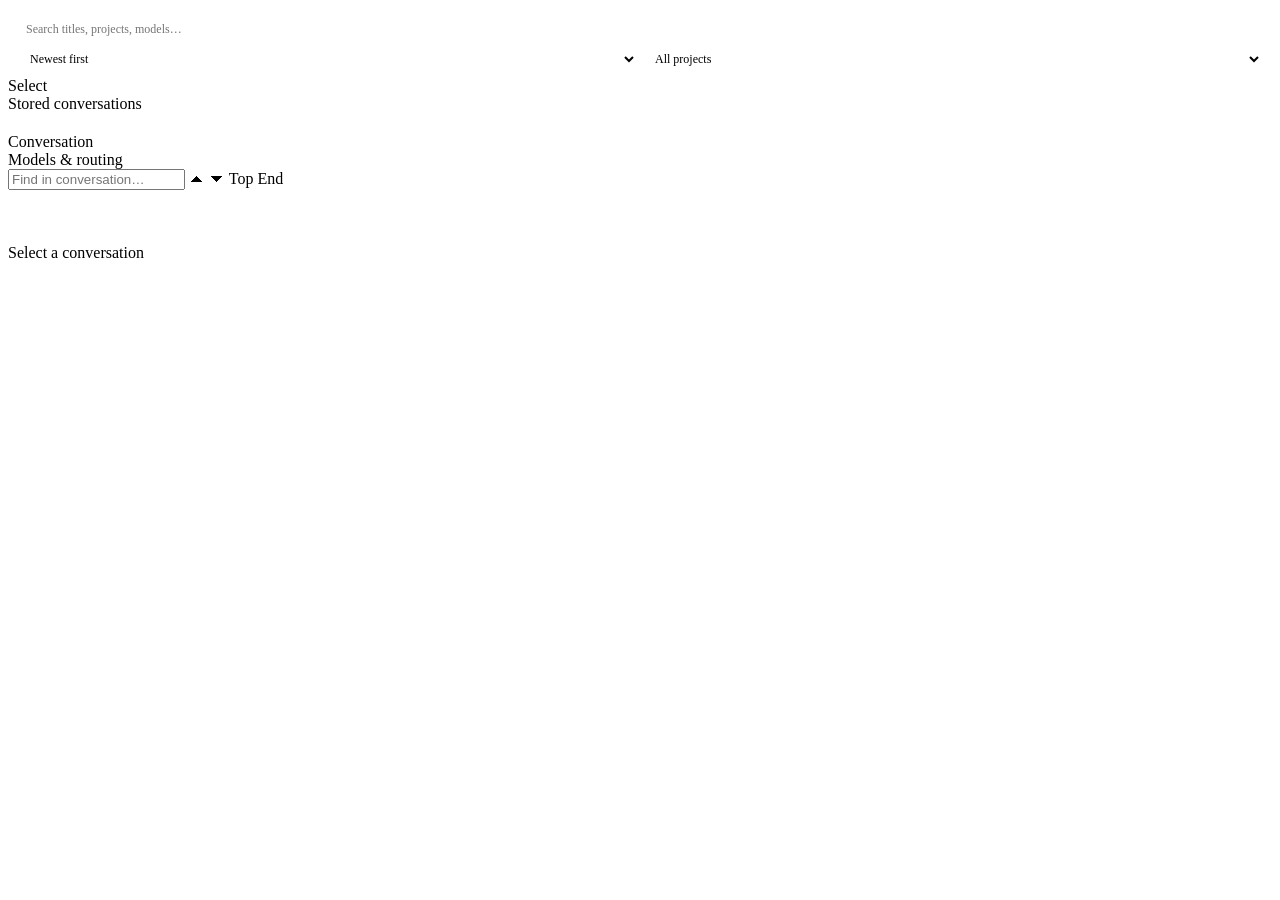
<file: ui/stored_conversations.html>
<!DOCTYPE html>
<html>
<head>
<meta charset="utf-8">
<style>
/*INJECT_CSS*/

/* ── Stored conversations: sidebar extras ────────────────────────────── */
.filters { padding: 10px 10px 6px; display: flex; flex-direction: column; gap: 6px;
  border-bottom: 1px solid var(--border); }
.filters input, .filters select { font: inherit; font-size: 12px; padding: 4px 8px;
  border: 1px solid var(--border); border-radius: 6px; background: var(--bg); color: var(--fg);
  outline: none; min-width: 0; }
.filters input:focus { border-color: var(--accent); }
.filters .pair { display: flex; gap: 6px; }
.filters .pair select { flex: 1; }
.row { display: flex; gap: 8px; align-items: flex-start; }
.row .rowText { flex: 1; min-width: 0; }
.row .chk { margin-top: 2px; flex: none; }
.row .sub2 { font-size: 10px; color: var(--fg3); margin-top: 1px; white-space: nowrap;
  overflow: hidden; text-overflow: ellipsis; font-family: var(--mono); }
.sidebar .foot { display: flex; align-items: center; gap: 8px; }
.sidebar .foot .grow { flex: 1; }
.empty { padding: 18px 14px; color: var(--fg3); font-size: 12px; line-height: 1.6; }

/* ── Header facts + actions ──────────────────────────────────────────── */
.facts { display: grid; grid-template-columns: max-content 1fr; gap: 2px 12px;
  font-size: 11px; margin: 4px 0 8px; }
.facts .k { color: var(--fg3); text-transform: uppercase; letter-spacing: .05em; font-size: 10px;
  padding-top: 1px; }
.facts .v { color: var(--fg2); font-family: var(--mono); white-space: nowrap; overflow: hidden;
  text-overflow: ellipsis; }
.actions { display: flex; gap: 6px; flex-wrap: wrap; margin-bottom: 8px; align-items: center; }
.actions .btn { font-size: 12px; padding: 4px 10px; }
.btn.danger { color: var(--err); }
.btn.danger:hover { background: var(--err); color: #fff; border-color: var(--err); }
.btn.on { background: var(--accent-bg); color: var(--accent); border-color: var(--accent); }
.status { font-size: 11px; color: var(--fg2); }
.status.err { color: var(--err); }

/* ── Export menu + delete dialog ─────────────────────────────────────── */
.menuPop { position: fixed; z-index: 60; background: var(--bg); border: 1px solid var(--border);
  border-radius: 8px; box-shadow: 0 6px 24px rgba(0,0,0,.25); padding: 4px; display: none;
  min-width: 260px; }
.menuPop.show { display: block; }
.menuPop .item { padding: 6px 10px; border-radius: 5px; cursor: pointer; font-size: 12px; }
.menuPop .item:hover { background: var(--accent); color: #fff; }
.menuPop .item small { display: block; color: var(--fg3); font-size: 10px; }
.menuPop .item:hover small { color: #e8f0ff; }
#modal { position: fixed; inset: 0; background: rgba(0,0,0,.45); z-index: 70; display: none;
  align-items: center; justify-content: center; }
#modal.show { display: flex; }
#modal .box { background: var(--bg); border: 1px solid var(--border); border-radius: 10px;
  width: 440px; padding: 18px 20px; box-shadow: 0 10px 40px rgba(0,0,0,.35); }
#modal h3 { margin: 0 0 8px; font-size: 14px; }
#modal p { margin: 6px 0; color: var(--fg2); line-height: 1.5; font-size: 12px; }
#modal .names { max-height: 140px; overflow-y: auto; font-size: 12px; color: var(--fg); margin: 8px 0; }
#modal .buttons { display: flex; justify-content: flex-end; gap: 8px; margin-top: 14px; }
#modal .buttons .btn { font-size: 12px; padding: 5px 14px; }

/* ── Models & routing pane ───────────────────────────────────────────── */
#modelsPane { overflow-y: auto; padding: 14px 18px 40px; }
#modelsPane h4 { margin: 18px 0 6px; font-size: 11px; text-transform: uppercase;
  letter-spacing: .06em; color: var(--fg3); }
#modelsPane h4:first-child { margin-top: 0; }
table.grid { border-collapse: collapse; width: 100%; font-size: 12px; }
table.grid th { text-align: left; font-weight: 600; color: var(--fg2); font-size: 11px;
  border-bottom: 1px solid var(--border); padding: 4px 8px; white-space: nowrap; }
table.grid td { padding: 4px 8px; border-bottom: 1px solid var(--bg3); vertical-align: top; }
table.grid td.mono { font-family: var(--mono); font-size: 11px; }
table.grid td.num { text-align: right; font-variant-numeric: tabular-nums; }
table.grid tr.bad td { color: var(--err); }
.note { font-size: 11px; color: var(--fg3); margin: 6px 0; line-height: 1.5; }
.ctxPick { display: flex; align-items: center; gap: 8px; margin: 10px 0 2px; font-size: 11px; color: var(--fg2); }
.ctxPick select { font: inherit; font-size: 11px; padding: 2px 6px; border: 1px solid var(--border);
  border-radius: 5px; background: var(--bg); color: var(--fg); max-width: 520px; }
</style>
</head>
<body>
<div class="app">
  <div class="sidebar">
    <div class="filters">
      <input type="text" id="search" placeholder="Search titles, projects, models…">
      <div class="pair">
        <select id="sort" title="Sort">
          <option value="new">Newest first</option>
          <option value="old">Oldest first</option>
          <option value="size">Largest first</option>
          <option value="title">Title A–Z</option>
        </select>
        <select id="project" title="Project"><option value="">All projects</option></select>
      </div>
    </div>
    <div class="rows" id="rows"></div>
    <div class="foot">
      <span class="btn" id="selectBtn">Select</span>
      <span class="grow" id="footText"></span>
    </div>
  </div>
  <div class="main">
    <div class="head">
      <div class="title" id="title">Stored conversations</div>
      <div class="attr" id="attr"></div>
      <div class="facts" id="facts"></div>
      <div class="actions" id="actions"></div>
      <div class="tabs" id="tabs">
        <div class="tab sel" id="tabConversation">Conversation</div>
        <div class="tab" id="tabModels">Models &amp; routing</div>
      </div>
    </div>
    <div class="content">
      <div class="pane" id="explorerPane">
        <div class="toolbar">
          <input type="text" id="q" placeholder="Find in conversation…">
          <span class="btn" id="prevHit">⏶</span>
          <span class="btn" id="nextHit">⏷</span>
          <span class="hits" id="hits"></span>
          <span class="btn" id="toTop" title="Start of the conversation">Top</span>
          <span class="btn" id="toEnd" title="End of the conversation">End</span>
          <div class="chips" id="chips"></div>
        </div>
        <div id="scroll"></div>
        <div class="pill" id="pill"></div>
      </div>
      <div class="pane" id="modelsPane"></div>
      <div class="pane sel" id="emptyPane">
        <div class="placeholder" id="emptyMsg">Select a conversation</div>
      </div>
    </div>
  </div>
</div>
<div id="overlay"><div class="box" id="overlayBox"></div></div>
<div class="menuPop" id="exportMenu"></div>
<div id="modal"><div class="box" id="modalBox"></div></div>
<script>
/*INJECT*/
</script>
</body>
</html>
</file>
